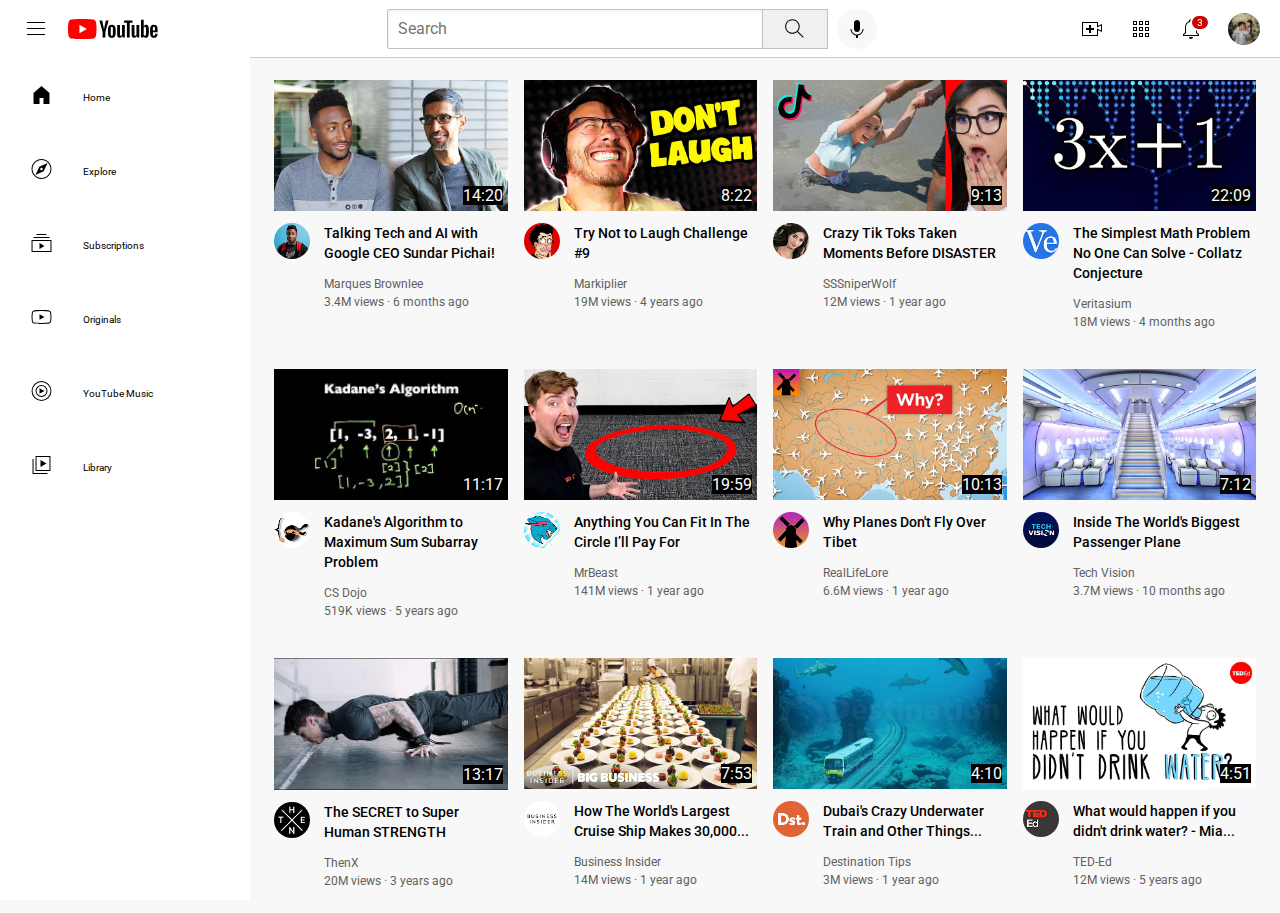
<file: index.html>
<!DOCTYPE html>
<html>
  <head>
    <title>YouTube.com Clone</title>
    <link rel="preconnect" href="https://fonts.googleapis.com">
    <link rel="preconnect" href="https://fonts.gstatic.com" crossorigin>
    <link href="https://fonts.googleapis.com/css2?family=Roboto:wght@400;500;700&display=swap" rel="stylesheet">

    <link rel="stylesheet" href="styles/general.css">
    <link rel="stylesheet" href="styles/header.css">
    <link rel="stylesheet" href="styles/sidebar.css">
    <link rel="stylesheet" href="styles/video.css">
  </head>
  <body>
    <header class="header">
      <div class="left-section">
        <img class="
          hamburger-menu" src="icons/hamburger-menu.svg">
        <img class="
          youtube-logo" src="icons/youtube-logo.svg">
      </div>
      <div class="middle-section">
        <input class="
          search-bar" type="textbox" placeholder="Search">
        <button class="search-button">
          <img class="
            search-icon" src="icons/search.svg">
          <div class="tooltip">Search</div>
        </button>
        <button class="voice-search-button">
          <img class="
            voice-search-icon" src="icons/voice-search-icon.svg">
          <div class="tooltip">Search with your voice</div>
        </button>
      </div>
      <div class="right-section">
        <div class="upload-icon-container">
          <img class="
          upload-icon" src="icons/upload.svg">
          <div class="tooltip">Create</div>
        </div>
        <div class="youtube-apps-icon-container">
          <img class="
          youtube-apps-icon" src="icons/youtube-apps.svg">
          <div class="tooltip">YouTube Apps</div>
        </div>
        <div class="notifications-icon-container">
          <img class="
          notifications-icon" src="icons/notifications.svg">
          <div class="notifications-count">3</div>
          <div class="tooltip">Notifications</div>
        </div>
        <img class="
          current-user-picture" src="channel-pictures/my-channel.jpeg">
      </div>
    </header>
    
    <nav class="sidebar">
      <div class="sidebar-link">
        <img src="icons/home.svg">
        <div>Home</div>
      </div>
      <div class="sidebar-link">
        <img src="icons/explore.svg">
        <div>Explore</div>
      </div>
      <div class="sidebar-link">
        <img src="icons/subscriptions.svg">
        <div>Subscriptions</div>
      </div>
      <div class="sidebar-link">
        <img src="icons/originals.svg">
        <div>Originals</div>
      </div>
      <div class="sidebar-link">
        <img src="icons/youtube-music.svg">
        <div>YouTube Music</div>
      </div>
      <div class="sidebar-link">
        <img src="icons/library.svg">
        <div>Library</div>
      </div>
    </nav>

    <main>
      <section class="video-grid">
        <div class="video-preview">
          <div class="thumbnail-row">
            <a href="https://www.youtube.com/watch?v=n2RNcPRtAiY">
              <img class="thumbnail" src="thumbnails/thumbnail-1.webp">
            </a>
            <div class="video-time">14:20</div>
          </div>
          <div class="video-info-grid">
            <div class="channel-picture">
              <a href="https://www.youtube.com/c/mkbhd">
                <img class="profile-picture" src="channel-pictures/channel-1.jpeg">
              </a>
              <div class="channel-info-tooltip">
                <div>
                  <img class="channel-info-profile-picture" src="channel-pictures/channel-1.jpeg">
                </div>
                <div>
                  <div class="channel-author">Marques Brownlee</div>
                  <div class="channel-subscribers">16.7M subscribers</div>
                </div>
              </div>
            </div>
            <div class="video-info">
              <a class="video-title-link" href="https://www.youtube.com/watch?v=n2RNcPRtAiY">
                <p class="video-title">
                  Talking Tech and AI with Google CEO Sundar Pichai!
                </p>
              </a>
              <a href="https://www.youtube.com/c/mkbhd">
                <p class="video-author">
                  Marques Brownlee
                </p>
              </a>
              <p class="video-stats">
                3.4M views &#183; 6 months ago
              </p>
            </div>
          </div>
        </div>
    
        <div class="video-preview">
          <div class="thumbnail-row">
            <a href="https://www.youtube.com/watch?v=mP0RAo9SKZk">
              <img class="thumbnail" src="thumbnails/thumbnail-2.webp">
            </a>
            <div class="video-time">8:22</div>
          </div>
          <div class="video-info-grid">
            <div class="channel-picture">
              <a href="https://www.youtube.com/c/markiplier">
                <img class="profile-picture" src="channel-pictures/channel-2.jpeg">
              </a>
              <div class="channel-info-tooltip">
                <div>
                  <img class="channel-info-profile-picture" src="channel-pictures/channel-2.jpeg">
                </div>
                <div>
                  <div class="channel-author">Markiplier</div>
                  <div class="channel-subscribers">34.6M subscribers</div>
                </div>
              </div>
            </div>
            <div class="video-info">
              <a class="video-title-link" href="https://www.youtube.com/watch?v=mP0RAo9SKZk">
                <p class="video-title">
                  Try Not to Laugh Challenge #9
                </p>
              </a>
              <a href="https://www.youtube.com/c/markiplier">
                <p class="video-author">
                  Markiplier
                </p>
              </a>
              <p class="video-stats">
                19M views &#183; 4 years ago
              </p>
            </div>
          </div>
        </div>
    
        <div class="video-preview">
          <div class="thumbnail-row">
            <a href="https://www.youtube.com/watch?v=FgjPQQeTh1w">
              <img class="thumbnail" src="thumbnails/thumbnail-3.webp">
            </a>
            <div class="video-time">9:13</div>
          </div>
          <div class="video-info-grid">
            <div class="channel-picture">
              <a href="https://www.youtube.com/user/SSSniperWolf">
                <img class="profile-picture" src="channel-pictures/channel-3.jpeg">
              </a>
              <div class="channel-info-tooltip">
                <div>
                  <img class="channel-info-profile-picture" src="channel-pictures/channel-3.jpeg">
                </div>
                <div>
                  <div class="channel-author">SSSniperWolf</div>
                  <div class="channel-subscribers">33.4M subscribers</div>
                </div>
              </div>
            </div>
            <div class="video-info">
              <a class="video-title-link" href="https://www.youtube.com/watch?v=FgjPQQeTh1w">
                <p class="video-title">
                  Crazy Tik Toks Taken Moments Before DISASTER
                </p>
              </a>
              <a href="https://www.youtube.com/user/SSSniperWolf">
                <p class="video-author">
                  SSSniperWolf
                </p>
              </a>
              <p class="video-stats">
                12M views &#183; 1 year ago
              </p>
            </div>
          </div>
        </div>
    
        <div class="video-preview">
          <div class="thumbnail-row">
            <a href="https://www.youtube.com/watch?v=094y1Z2wpJg">
              <img class="thumbnail" src="thumbnails/thumbnail-4.webp">
            </a>
            <div class="video-time">22:09</div>
          </div>
          <div class="video-info-grid">
            <div class="channel-picture">
              <a href="https://www.youtube.com/c/veritasium">
                <img class="profile-picture" src="channel-pictures/channel-4.jpeg">
              </a>
              <div class="channel-info-tooltip">
                <div>
                  <img class="channel-info-profile-picture" src="channel-pictures/channel-4.jpeg">
                </div>
                <div>
                  <div class="channel-author">Veritasium</div>
                  <div class="channel-subscribers">13.5M subscribers</div>
                </div>
              </div>
            </div>
            <div class="video-info">
              <a class="video-title-link" href="https://www.youtube.com/watch?v=094y1Z2wpJg">
                <p class="video-title">
                  The Simplest Math Problem No One Can Solve - Collatz Conjecture
                </p>
              </a>
              <a href="https://www.youtube.com/c/veritasium">
                <p class="video-author">
                  Veritasium
                </p>
              </a>
              <p class="video-stats">
                18M views &#183; 4 months ago
              </p>
            </div>
          </div>
        </div>
    
        <div class="video-preview">
          <div class="thumbnail-row">
            <a href="https://www.youtube.com/watch?v=86CQq3pKSUw">
              <img class="thumbnail" src="thumbnails/thumbnail-5.webp">
            </a>
            <div class="video-time">11:17</div>
          </div>
          <div class="video-info-grid">
            <div class="channel-picture">
              <a href="https://www.youtube.com/c/CSDojo">
                <img class="profile-picture" src="channel-pictures/channel-5.jpeg">
              </a>
              <div class="channel-info-tooltip">
                <div>
                  <img class="channel-info-profile-picture" src="channel-pictures/channel-5.jpeg">
                </div>
                <div>
                  <div class="channel-author">CS Dojo</div>
                  <div class="channel-subscribers">1.9M subscribers</div>
                </div>
              </div>
            </div>
            <div class="video-info">
              <a class="video-title-link" href="https://www.youtube.com/watch?v=86CQq3pKSUw">
                <p class="video-title">
                  Kadane's Algorithm to Maximum Sum Subarray Problem
                </p>
              </a>
              <a href="https://www.youtube.com/c/CSDojo">
                <p class="video-author">
                  CS Dojo
                </p>
              </a>
              <p class="video-stats">
                519K views &#183; 5 years ago
              </p>
            </div>
          </div>
        </div>
    
        <div class="video-preview">
          <div class="thumbnail-row">
            <a href="https://www.youtube.com/watch?v=yXWw0_UfSFg">
              <img class="thumbnail" src="thumbnails/thumbnail-6.webp">
            </a>
            <div class="video-time">19:59</div>
          </div>
          <div class="video-info-grid">
            <div class="channel-picture">
              <a href="https://www.youtube.com/channel/UCX6OQ3DkcsbYNE6H8uQQuVA">
                <img class="profile-picture" src="channel-pictures/channel-6.jpeg">
              </a>
              <div class="channel-info-tooltip">
                <div>
                  <img class="channel-info-profile-picture" src="channel-pictures/channel-6.jpeg">
                </div>
                <div>
                  <div class="channel-author">MrBeast</div>
                  <div class="channel-subscribers">138M subscribers</div>
                </div>
              </div>
            </div>
            <div class="video-info">
              <a class="video-title-link" href="https://www.youtube.com/watch?v=yXWw0_UfSFg">
                <p class="video-title">
                  Anything You Can Fit In The Circle I’ll Pay For
                </p> 
              </a>
              <a href="https://www.youtube.com/channel/UCX6OQ3DkcsbYNE6H8uQQuVA">
                <p class="video-author">
                  MrBeast
                </p>
              </a>
              <p class="video-stats">
                141M views &#183; 1 year ago
              </p>
            </div>
          </div>
        </div>
  
        <div class="video-preview">
          <div class="thumbnail-row">
            <a href="https://www.youtube.com/watch?v=fNVa1qMbF9Y">
              <img class="thumbnail" src="thumbnails/thumbnail-7.webp">
            </a>
            <div class="video-time">10:13</div>
          </div>
          <div class="video-info-grid">
            <div class="channel-picture">
              <a href="https://www.youtube.com/channel/UCP5tjEmvPItGyLhmjdwP7Ww">
                <img class="profile-picture" src="channel-pictures/channel-7.jpeg">
              </a>
              <div class="channel-info-tooltip">
                <div>
                  <img class="channel-info-profile-picture" src="channel-pictures/channel-7.jpeg">
                </div>
                <div>
                  <div class="channel-author">RealLifeLore</div>
                  <div class="channel-subscribers">6.71M subscribers</div>
                </div>
              </div>
            </div>
            <div class="video-info">
              <a class="video-title-link" href="https://www.youtube.com/watch?v=fNVa1qMbF9Y">
                <p class="video-title">
                  Why Planes Don't Fly Over Tibet
                </p>
              </a>
              <a href="https://www.youtube.com/channel/UCP5tjEmvPItGyLhmjdwP7Ww">
                <p class="video-author">
                  RealLifeLore
                </p>
              </a>
              <p class="video-stats">
                6.6M views &#183; 1 year ago
              </p>
            </div>
          </div>
        </div>
  
        <div class="video-preview">
          <div class="thumbnail-row">
            <a href="https://www.youtube.com/watch?v=lFm4EM1juls">
              <img class="thumbnail" src="thumbnails/thumbnail-8.webp">
            </a>
            <div class="video-time">7:12</div>
          </div>
          <div class="video-info-grid">
            <div class="channel-picture">
              <a href="https://www.youtube.com/channel/UCHAK6CyegY22Zj2GWrcaIxg">
                <img class="profile-picture" src="channel-pictures/channel-8.jpeg" >
              </a>
              <div class="channel-info-tooltip">
                <div>
                  <img class="channel-info-profile-picture" src="channel-pictures/channel-8.jpeg">
                </div>
                <div>
                  <div class="channel-author">Tech Vision</div>
                  <div class="channel-subscribers">808K subscribers</div>
                </div>
              </div>
            </div>
            <div class="video-info">
              <a class="video-title-link" href="https://www.youtube.com/watch?v=lFm4EM1juls">
                <p class="video-title">
                  Inside The World's Biggest Passenger Plane
                </p>
              </a>
              <a href="https://www.youtube.com/channel/UCHAK6CyegY22Zj2GWrcaIxg">
                <p class="video-author">
                  Tech Vision
                </p>
              </a>
              <p class="video-stats">
                3.7M views &#183; 10 months ago
              </p>
            </div>
          </div>
        </div>
  
        <div class="video-preview">
          <div class="thumbnail-row">
            <a href="https://www.youtube.com/watch?v=ixmxOlcrlUc">
              <img class="thumbnail" src="thumbnails/thumbnail-9.webp">
            </a>
            <div class="video-time">13:17</div>
          </div>
          <div class="video-info-grid">
            <div class="channel-picture">
              <a href="https://www.youtube.com/c/OFFICIALTHENXSTUDIOS">
                <img class="profile-picture" src="channel-pictures/channel-9.jpeg">
              </a>
              <div class="channel-info-tooltip">
                <div>
                  <img class="channel-info-profile-picture" src="channel-pictures/channel-9.jpeg">
                </div>
                <div>
                  <div class="channel-author">ThenX</div>
                  <div class="channel-subscribers">7.6M subscribers</div>
                </div>
              </div>
            </div>
            <div class="video-info">
              <a class="video-title-link" href="https://www.youtube.com/watch?v=ixmxOlcrlUc">
                <p class="video-title">
                  The SECRET to Super Human STRENGTH
                </p>
              </a>
              <a href="https://www.youtube.com/c/OFFICIALTHENXSTUDIOS">
                <p class="video-author">
                  ThenX
                </p>
              </a>
              <p class="video-stats">
                20M views &#183; 3 years ago
              </p>
            </div>
          </div>
        </div>
  
        <div class="video-preview">
          <div class="thumbnail-row">
            <a href="https://www.youtube.com/watch?v=R2vXbFp5C9o">
              <img class="thumbnail" src="thumbnails/thumbnail-10.webp">
            </a>
            <div class="video-time">7:53</div>
          </div>
          <div class="video-info-grid">
            <div class="channel-picture">
              <a href="https://www.youtube.com/user/businessinsider">
                <img class="profile-picture" src="channel-pictures/channel-10.jpeg">
              </a>
              <div class="channel-info-tooltip">
                <div>
                  <img class="channel-info-profile-picture" src="channel-pictures/channel-10.jpeg">
                </div>
                <div>
                  <div class="channel-author">Business Insider</div>
                  <div class="channel-subscribers">7.62M subscribers</div>
                </div>
              </div>
            </div>
            <div class="video-info">
              <a class="video-title-link" href="https://www.youtube.com/watch?v=R2vXbFp5C9o">
                <p class="video-title">
                  How The World's Largest Cruise Ship Makes 30,000...
                </p>
              </a>
              <a href="https://www.youtube.com/user/businessinsider">
                <p class="video-author">
                  Business Insider
                </p>
              </a>
              <p class="video-stats">
                14M views &#183; 1 year ago
              </p>
            </div>
          </div>
        </div>
  
        <div class="video-preview">
          <div class="thumbnail-row">
            <a href="https://www.youtube.com/watch?v=0nZuYyXET3s">
              <img class="thumbnail" src="thumbnails/thumbnail-11.webp">
            </a>
            <div class="video-time">4:10</div>
          </div>
          <div class="video-info-grid">
            <div class="channel-picture">
              <a href="https://www.youtube.com/c/Destinationtips">
                <img class="profile-picture" src="channel-pictures/channel-11.jpeg">
              </a>
              <div class="channel-info-tooltip">
                <div>
                  <img class="channel-info-profile-picture" src="channel-pictures/channel-11.jpeg">
                </div>
                <div>
                  <div class="channel-author">Destination Tips</div>
                  <div class="channel-subscribers">281K subscribers</div>
                </div>
              </div>
            </div>
            <div class="video-info">
              <a class="video-title-link" href="https://www.youtube.com/watch?v=0nZuYyXET3s">
                <p class="video-title">
                  Dubai's Crazy Underwater Train and Other Things...
                </p>
              </a>
              <a href="https://www.youtube.com/c/Destinationtips">
                <p class="video-author">
                  Destination Tips
                </p>
              </a>
              <p class="video-stats">
                3M views &#183; 1 year ago
              </p>
            </div>
          </div>
        </div>
  
        <div class="video-preview">
          <div class="thumbnail-row">
            <a href="https://www.youtube.com/watch?v=9iMGFqMmUFs">
              <img class="thumbnail" src="thumbnails/thumbnail-12.webp">
            </a>
            <div class="video-time">4:51</div>
          </div>
          <div class="video-info-grid">
            <div class="channel-picture">
              <a href="https://www.youtube.com/teded">
                <img class="profile-picture" src="channel-pictures/channel-12.jpeg">
              </a>
              <div class="channel-info-tooltip">
                <div>
                  <img class="channel-info-profile-picture" src="channel-pictures/channel-12.jpeg">
                </div>
                <div>
                  <div class="channel-author">TED-Ed</div>
                  <div class="channel-subscribers">18.4M subscribers</div>
                </div>
              </div>
            </div>
            <div class="video-info">
              <a class="video-title-link" href="https://www.youtube.com/watch?v=9iMGFqMmUFs">
                <p class="video-title">
                  What would happen if you didn't drink water? - Mia...
                </p>
              </a>
              <a href="https://www.youtube.com/teded">
                <p class="video-author">
                  TED-Ed
                </p>
              </a>
              <p class="video-stats">
                12M views &#183; 5 years ago
              </p>
            </div>
          </div>
        </div>
      </section>
    </main>
  </body>
</html>
</file>
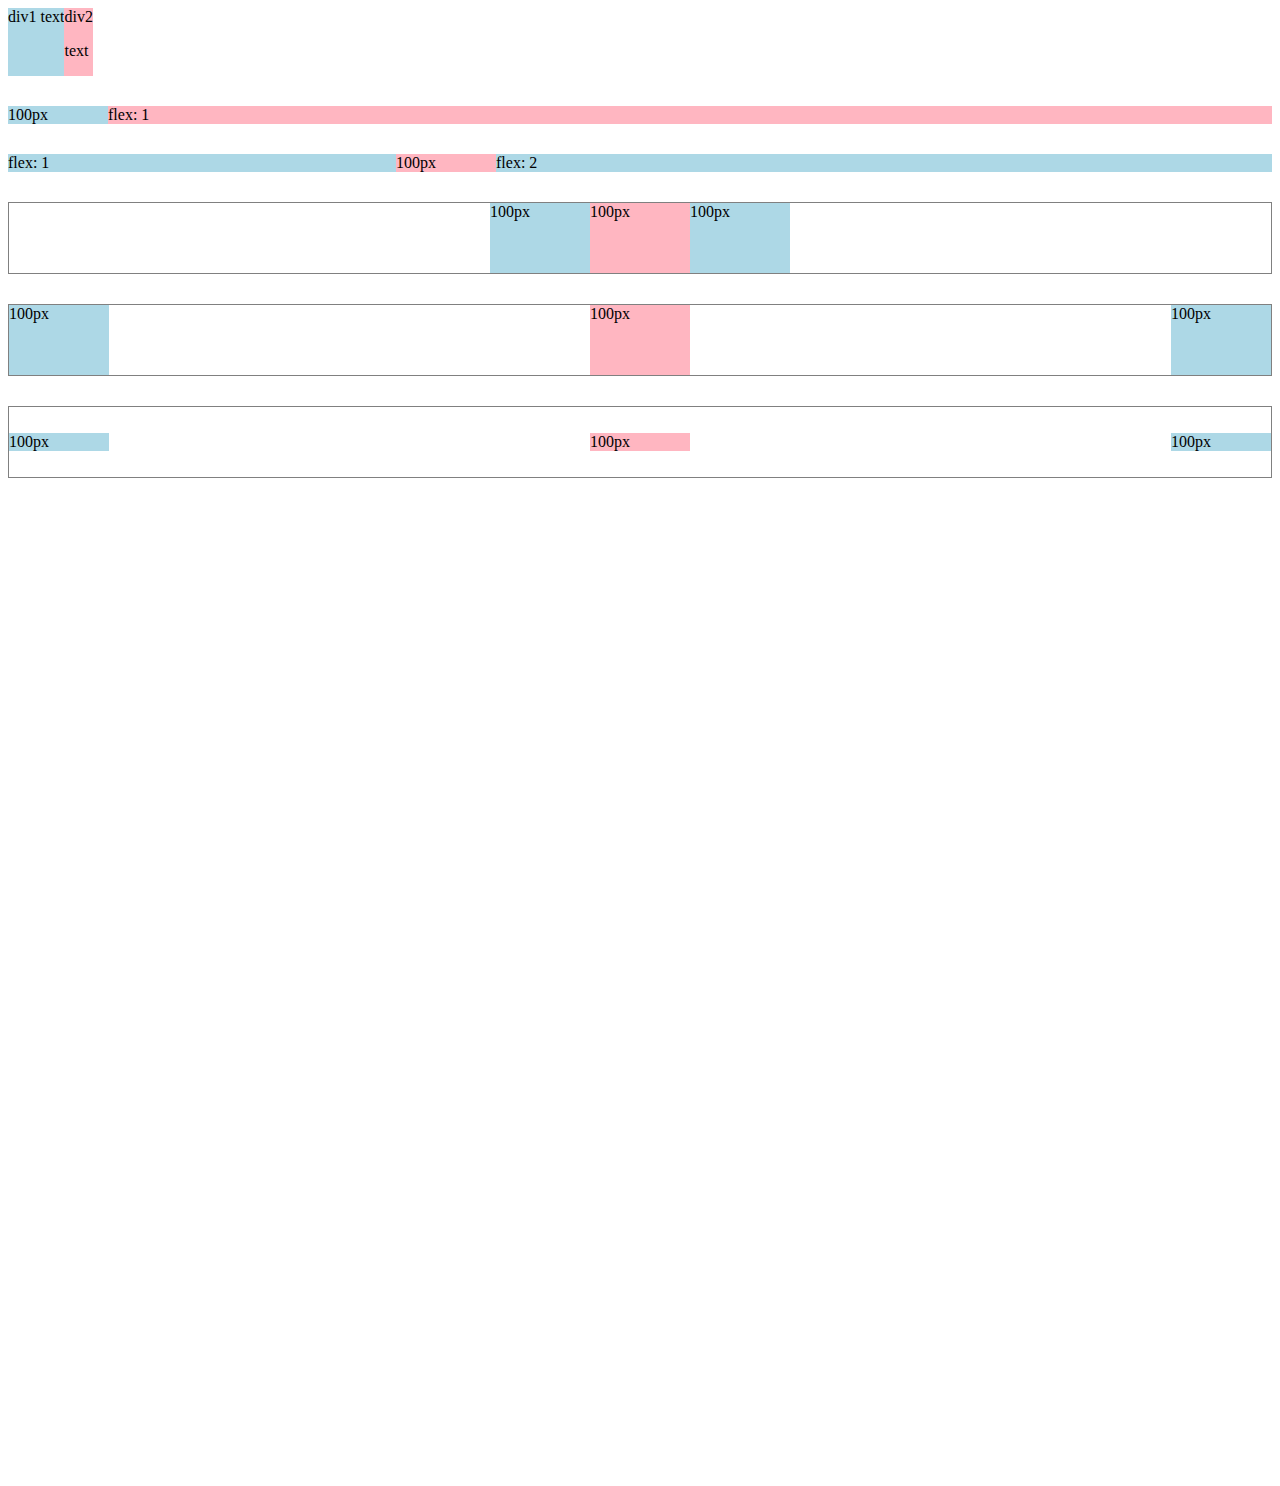
<file: flexbox.html>
<!DOCTYPE html>
<html>
  <head>
    <title>Flexbox Practice</title>
  </head>
  <body style="padding-bottom: 1000px;">
    <div style="
      display: flex;
      flex-direction: row;">
      <div style="background-color: lightblue;">div1 text</div>
      <div style="background-color: lightpink;">div2 <p>text</p></div>
    </div>
    
    <div style="
      margin-top: 30px;
      display: flex;
      flex-direction: row;">
      <div style="
        background-color: lightblue;
        width: 100px;">100px</div>
      <div style="
        background-color: lightpink;
        flex: 1;">flex: 1</div>
    </div>

    <div style="
      margin-top: 30px;
      display: flex;
      flex-direction: row;">
      <div style="
        background-color: lightblue;
        flex: 1;">flex: 1</div>
      <div style="
        background-color: lightpink;
        width: 100px;">100px</div>
      <div style="
      background-color: lightblue;
      flex: 2;">flex: 2</div>
    </div>

    <div style="
      margin-top: 30px;
      height: 70px;
      border-width: 1px;
      border-style: solid;
      border-color: gray;
      display: flex;
      flex-direction: row;
      justify-content: center;">
      <div style="
        background-color: lightblue;
        width: 100px;">100px</div>
      <div style="
        background-color: lightpink;
        width: 100px;">100px</div>
      <div style="
        background-color: lightblue;
        width: 100px;">100px</div>
    </div>

    <div style="
      margin-top: 30px;
      height: 70px;
      border-width: 1px;
      border-style: solid;
      border-color: gray;
      display: flex;
      flex-direction: row;
      justify-content: space-between;">
      <div style="
      background-color: lightblue;
      width: 100px;">100px</div>
      <div style="
      background-color: lightpink;
      width: 100px;">100px</div>
      <div style="
      background-color: lightblue;
      width: 100px;">100px</div>
    </div>

    <div style="
      margin-top: 30px;
      height: 70px;
      border-width: 1px;
      border-style: solid;
      border-color: gray;
      display: flex;
      flex-direction: row;
      justify-content: space-between;
      align-items: center;">
      <div style="
      background-color: lightblue;
      width: 100px;">100px</div>
      <div style="
      background-color: lightpink;
      width: 100px;">100px</div>
      <div style="
      background-color: lightblue;
      width: 100px;">100px</div>
    </div>
  </body>
</html>
</file>
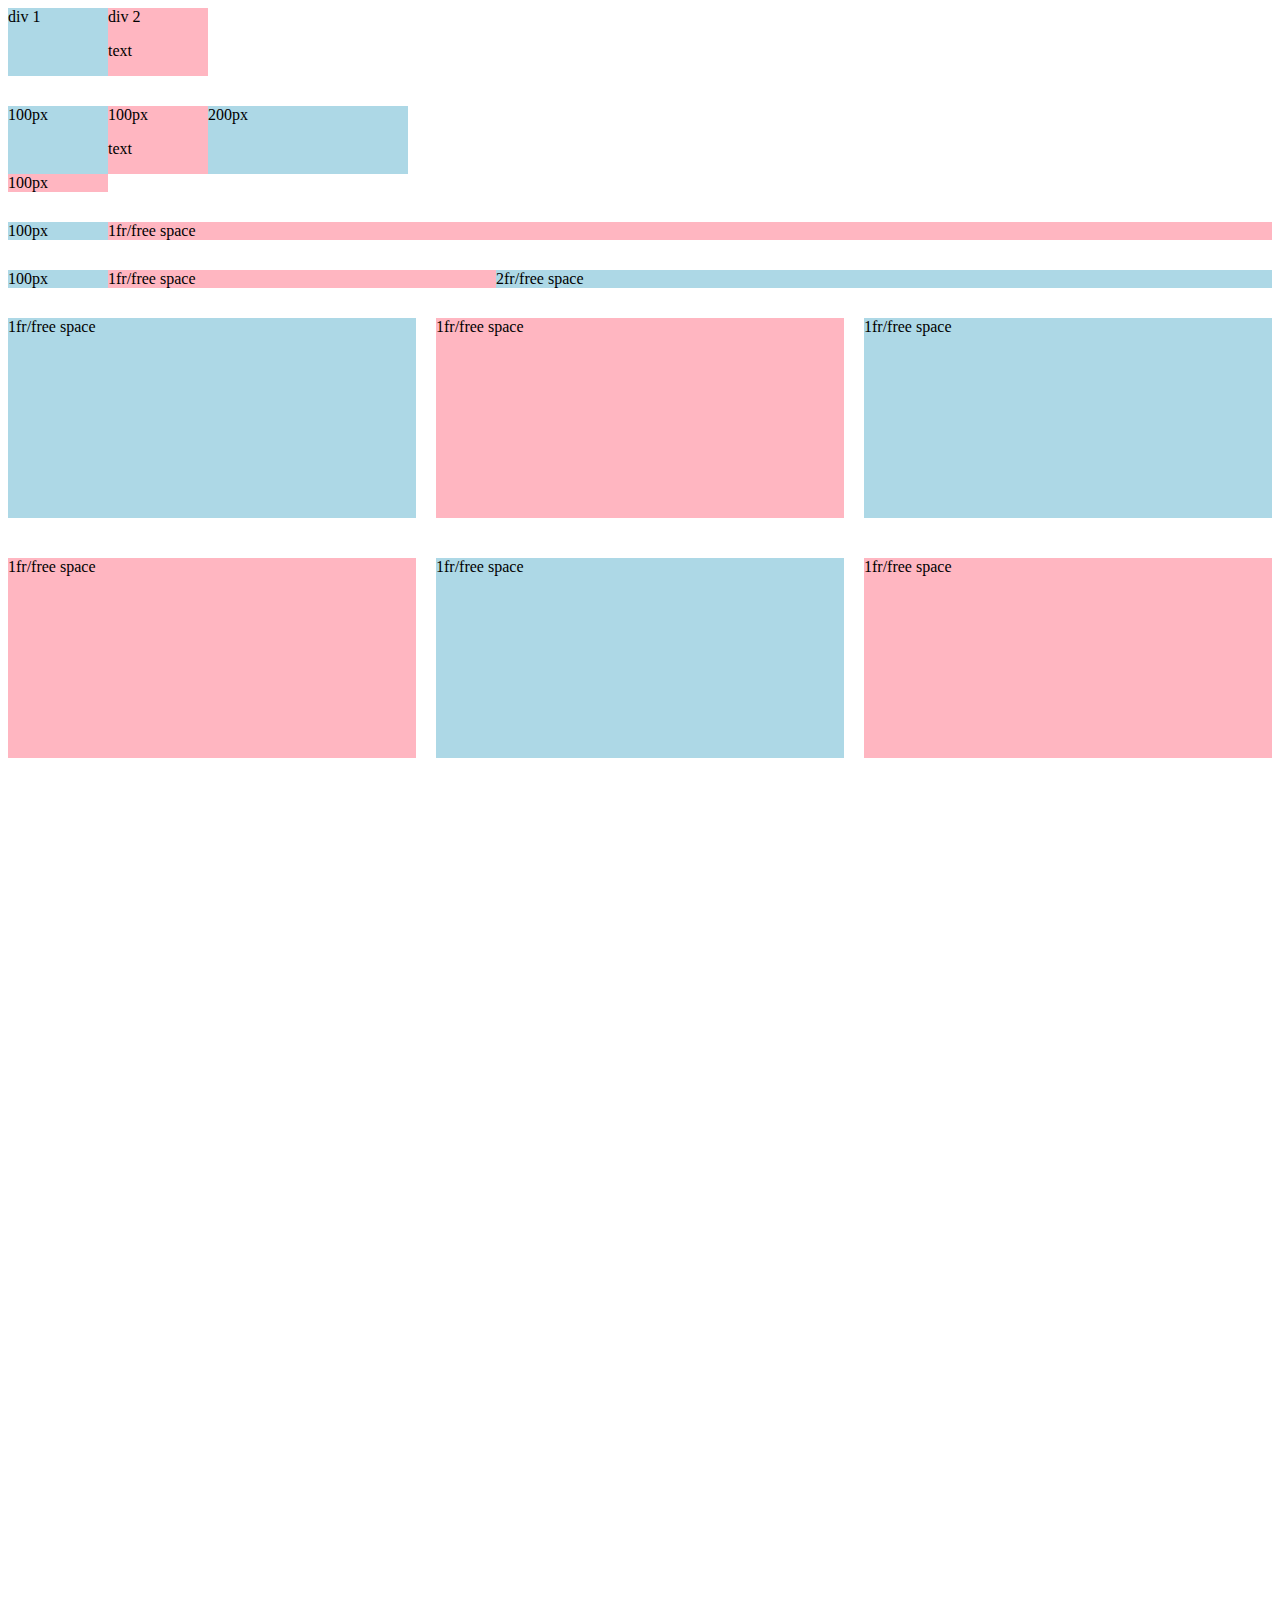
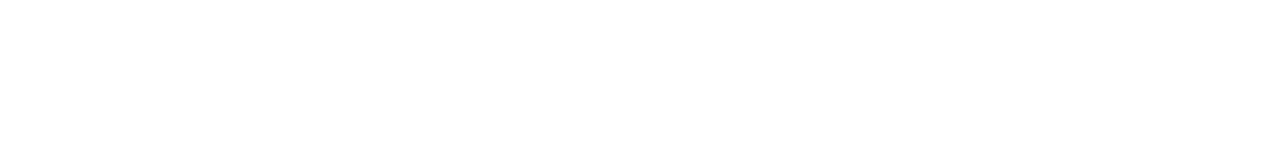
<file: grid.html>
<!DOCTYPE html>
<html>
  <head>
    <title>CSS Grid Practice</title>
  </head>
  <body style="padding-bottom: 1000px;">
    <div style="
      display: grid;
      grid-template-columns: 100px 100px;
      ">
      <div style="background-color: lightblue;">div 1</div>
      <div style="background-color: lightpink;">div 2<p>text</p></div>
    </div>

    <div style="
      margin-top: 30px;
      display: grid;
      grid-template-columns: 100px 100px 200px;
      ">
      <div style="background-color: lightblue;">100px</div>
      <div style="background-color: lightpink;">100px<p>text</p></div>
      <div style="background-color: lightblue;">200px</div>
      <div style="background-color: lightpink;">100px</div>
    </div>

    <div style="
      margin-top: 30px;
      display: grid;
      grid-template-columns: 100px 1fr;
      ">
      <div style="background-color: lightblue;">100px</div>
      <div style="background-color: lightpink;">1fr/free space</div>
    </div>

    <div style="
      margin-top: 30px;
      display: grid;
      grid-template-columns: 100px 1fr 2fr;
      ">
      <div style="background-color: lightblue;">100px</div>
      <div style="background-color: lightpink;">1fr/free space</div>
      <div style="background-color: lightblue;">2fr/free space</div>
    </div>
    
    <div style="
      margin-top: 30px;
      display: grid;
      grid-template-columns: 1fr 1fr 1fr;
      column-gap: 20px;
      row-gap: 40px;
      ">
      <div style="background-color: lightblue; height: 200px;">1fr/free space</div>
      <div style="background-color: lightpink; height: 200px;">1fr/free space</div>
      <div style="background-color: lightblue; height: 200px;">1fr/free space</div>
      <div style="background-color: lightpink; height: 200px;">1fr/free space</div>
      <div style="background-color: lightblue; height: 200px;">1fr/free space</div>
      <div style="background-color: lightpink; height: 200px;">1fr/free space</div>
    </div> 
  </body>
</html>
</file>
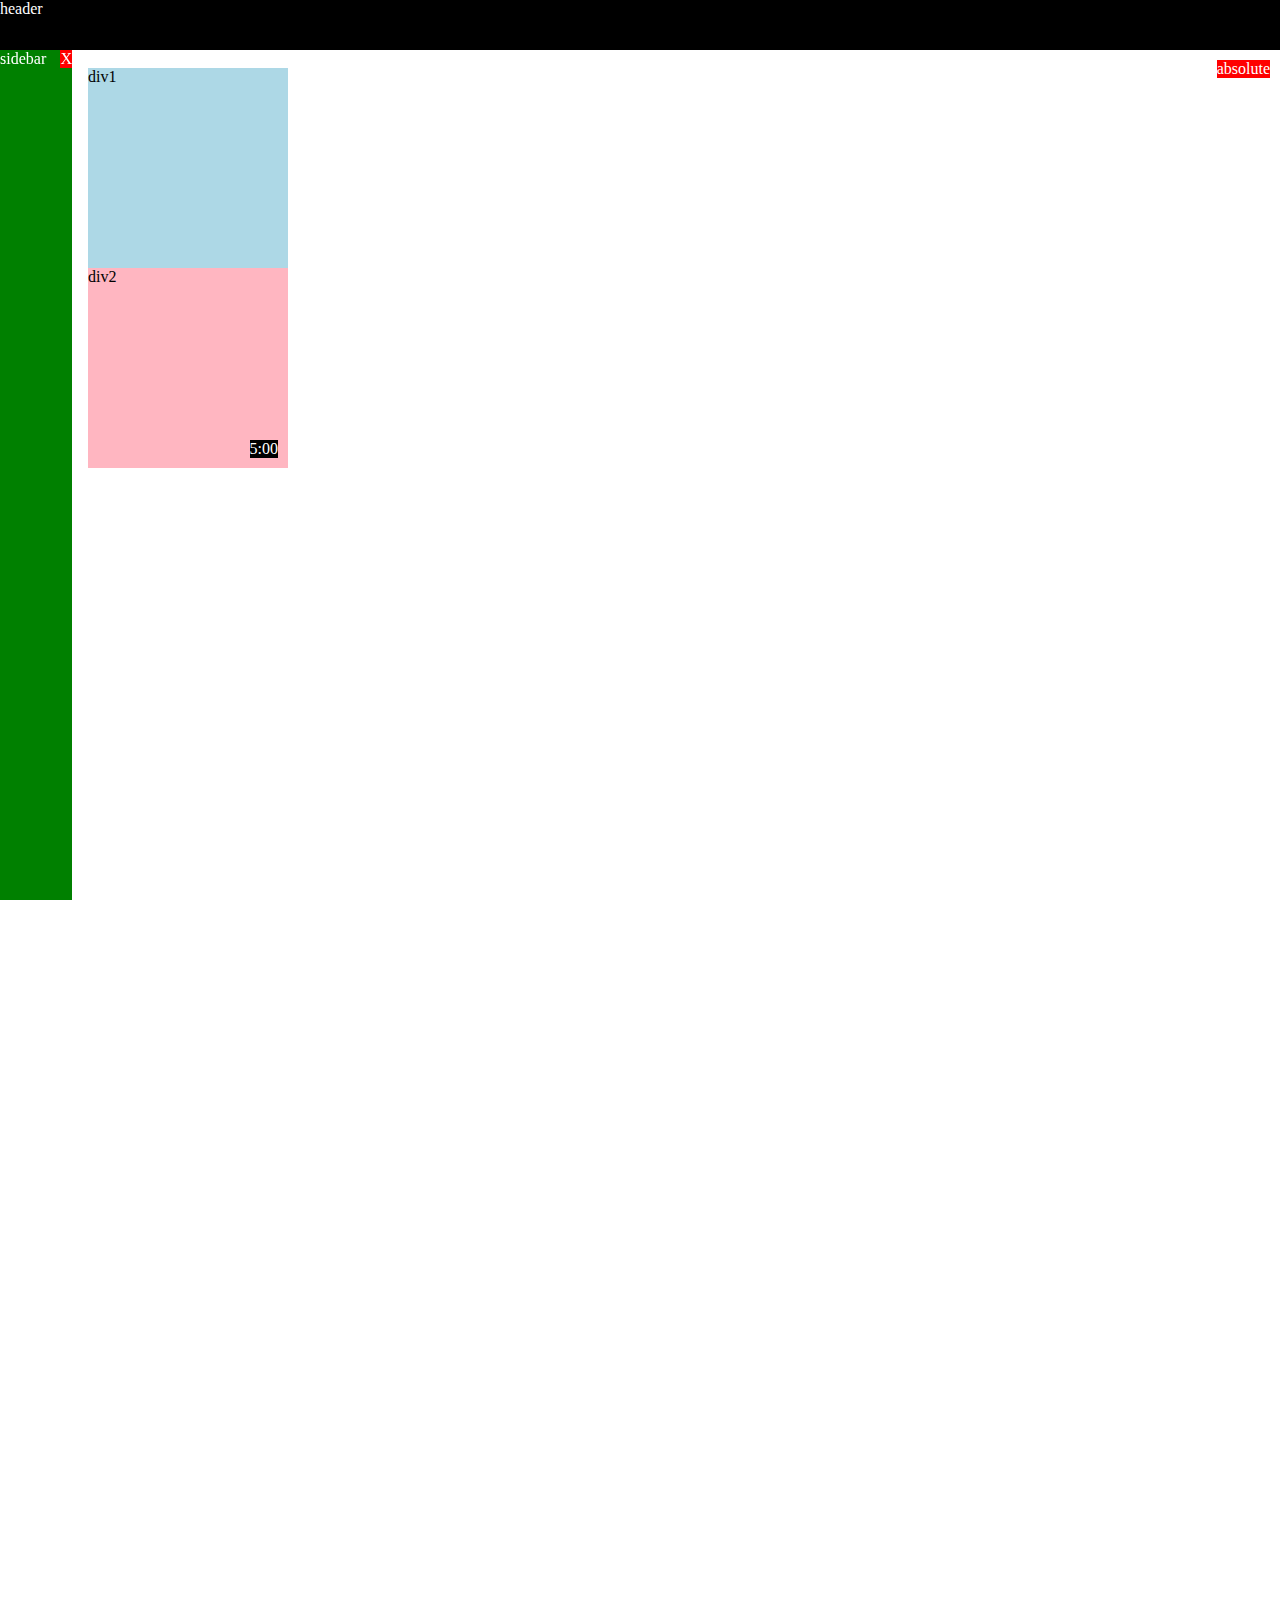
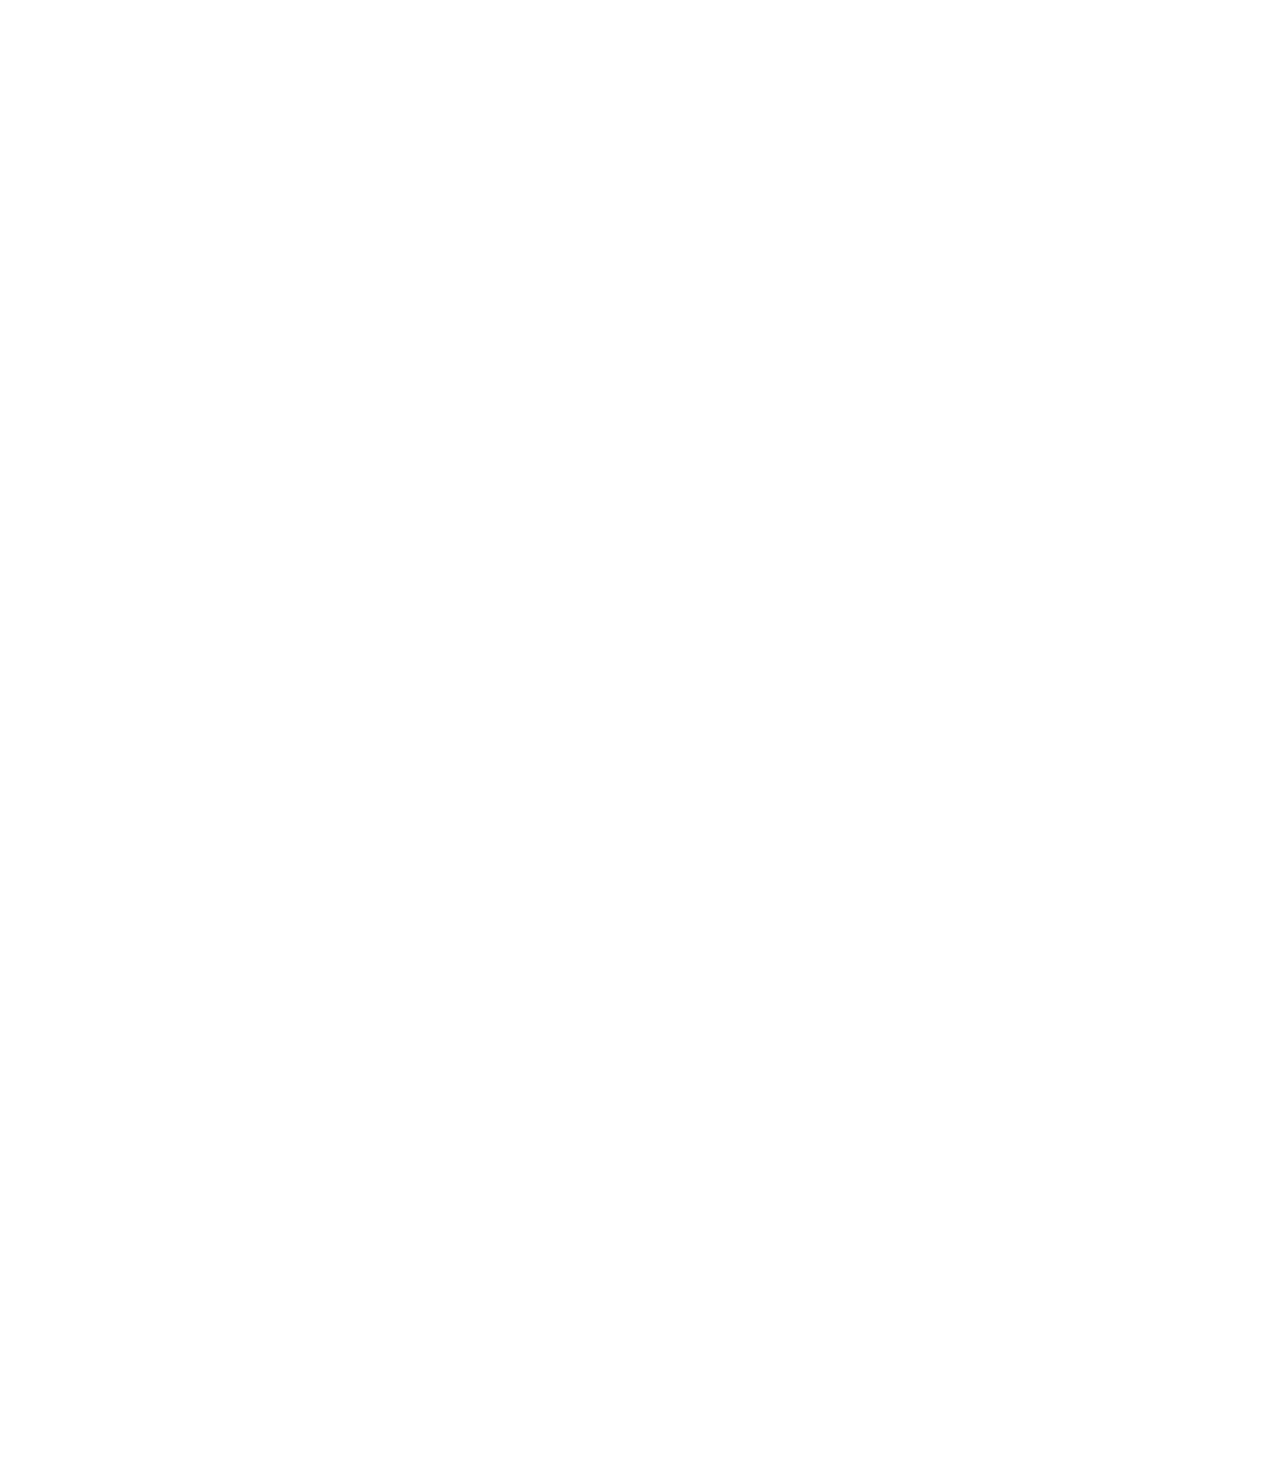
<file: position.html>
<!DOCTYPE html>
<html>
  <head>
    <title>Position Practice
    </title>
  </head>
<!--Position = static ~ doesn't move from the browser window.
    Position = fixed ~ placed in the browser window.
    Position = absolute ~ place on the page.
    Position = relative ~ -->

<!-- Elements written BELOW will appear ON TOP of elements written ABOVE it.
     "z-index: " overrides this. 0; is default. The higher the number an element has, it will appear on TOP-->
  <body style="
    height: 3000px;
    padding-top: 60px;
    padding-left: 80px;">

    <div style="
      background-color: black;
      color: white;
      position: fixed;
      top: 0;
      left: 0;
      right: 0;
      height: 50px;
      z-index: 100;">
      header</div>

    <div style="
      background-color: green;
      color: white;
      position: fixed;
      left: 0px;
      bottom: 0px;
      top: 50px;
      width: 72px;">
      sidebar
      <div style="
      position: absolute;
      background-color: red;
      color: white;
      top: 0px;
      right: 0px;
      ">
      X
      </div>
    </div>

    <div style="
      position: absolute;
      background-color: red;
      color: white;
      top: 60px;
      right: 10px;
      ">
      absolute
    </div>

    <div style="
      background-color: lightblue;
      height: 200px;
      width: 200px;
      position: static;">
      div1</div>

    <div style="
      background-color: lightpink;
      height: 200px;
      width: 200px;
      position: relative;">
      div2
      <div style="
        position: absolute;
        background-color: black;
        color: white;
        right: 10px;
        bottom: 10px;
        ">
        5:00
      </div>
    </div>

  </body>
</html>
</file>
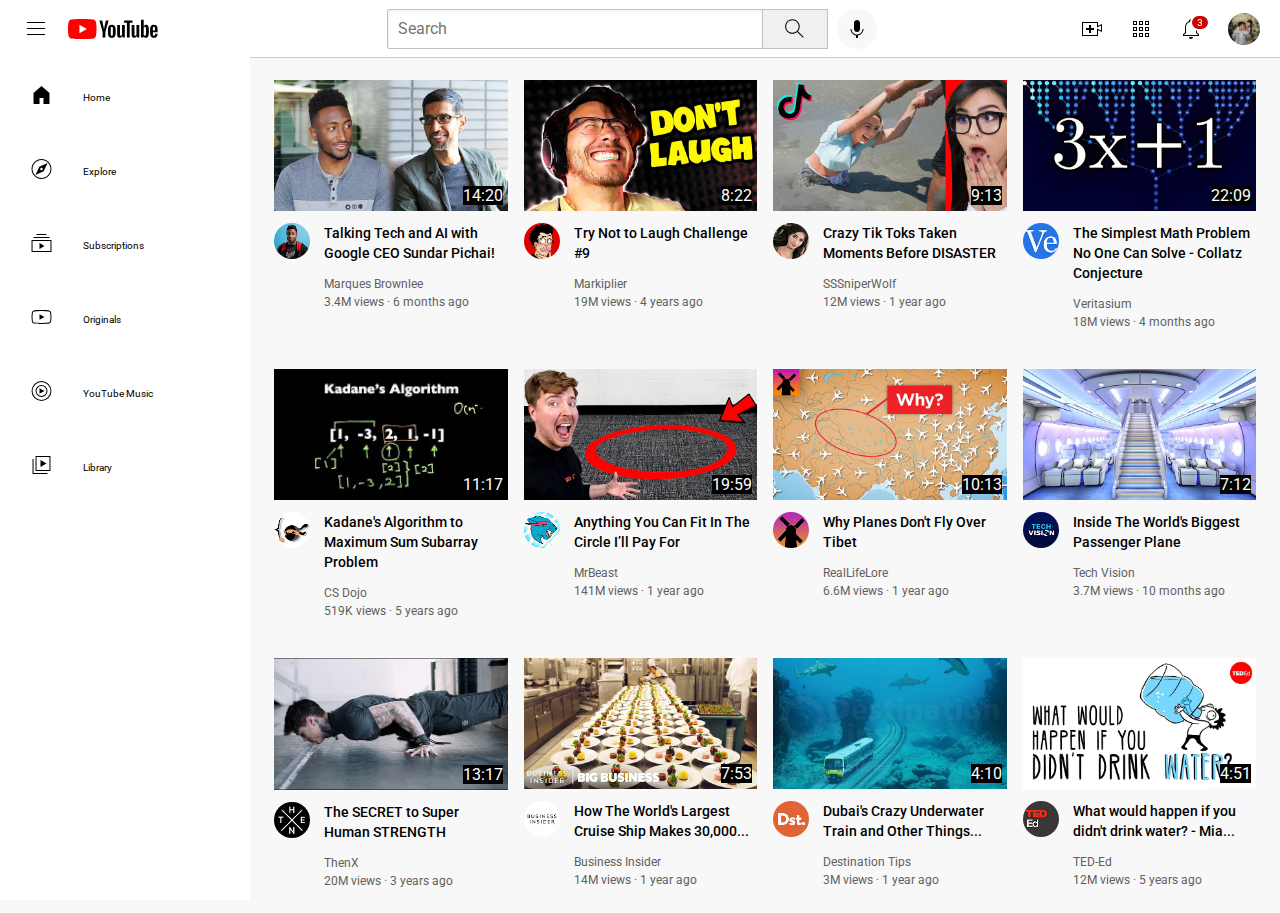
<file: youtube.html>
<!DOCTYPE html>
<html>
  <head>
    <title>YouTube.com Clone</title>
    <link rel="preconnect" href="https://fonts.googleapis.com">
    <link rel="preconnect" href="https://fonts.gstatic.com" crossorigin>
    <link href="https://fonts.googleapis.com/css2?family=Roboto:wght@400;500;700&display=swap" rel="stylesheet">

    <link rel="stylesheet" href="styles/general.css">
    <link rel="stylesheet" href="styles/header.css">
    <link rel="stylesheet" href="styles/sidebar.css">
    <link rel="stylesheet" href="styles/video.css">
  </head>
  <body>
    <header class="header">
      <div class="left-section">
        <img class="
          hamburger-menu" src="icons/hamburger-menu.svg">
        <img class="
          youtube-logo" src="icons/youtube-logo.svg">
      </div>
      <div class="middle-section">
        <input class="
          search-bar" type="textbox" placeholder="Search">
        <button class="search-button">
          <img class="
            search-icon" src="icons/search.svg">
          <div class="tooltip">Search</div>
        </button>
        <button class="voice-search-button">
          <img class="
            voice-search-icon" src="icons/voice-search-icon.svg">
          <div class="tooltip">Search with your voice</div>
        </button>
      </div>
      <div class="right-section">
        <div class="upload-icon-container">
          <img class="
          upload-icon" src="icons/upload.svg">
          <div class="tooltip">Create</div>
        </div>
        <div class="youtube-apps-icon-container">
          <img class="
          youtube-apps-icon" src="icons/youtube-apps.svg">
          <div class="tooltip">YouTube Apps</div>
        </div>
        <div class="notifications-icon-container">
          <img class="
          notifications-icon" src="icons/notifications.svg">
          <div class="notifications-count">3</div>
          <div class="tooltip">Notifications</div>
        </div>
        <img class="
          current-user-picture" src="channel-pictures/my-channel.jpeg">
      </div>
    </header>
    
    <nav class="sidebar">
      <div class="sidebar-link">
        <img src="icons/home.svg">
        <div>Home</div>
      </div>
      <div class="sidebar-link">
        <img src="icons/explore.svg">
        <div>Explore</div>
      </div>
      <div class="sidebar-link">
        <img src="icons/subscriptions.svg">
        <div>Subscriptions</div>
      </div>
      <div class="sidebar-link">
        <img src="icons/originals.svg">
        <div>Originals</div>
      </div>
      <div class="sidebar-link">
        <img src="icons/youtube-music.svg">
        <div>YouTube Music</div>
      </div>
      <div class="sidebar-link">
        <img src="icons/library.svg">
        <div>Library</div>
      </div>
    </nav>

    <main>
      <section class="video-grid">
        <div class="video-preview">
          <div class="thumbnail-row">
            <a href="https://www.youtube.com/watch?v=n2RNcPRtAiY">
              <img class="thumbnail" src="thumbnails/thumbnail-1.webp">
            </a>
            <div class="video-time">14:20</div>
          </div>
          <div class="video-info-grid">
            <div class="channel-picture">
              <a href="https://www.youtube.com/c/mkbhd">
                <img class="profile-picture" src="channel-pictures/channel-1.jpeg">
              </a>
              <div class="channel-info-tooltip">
                <div>
                  <img class="channel-info-profile-picture" src="channel-pictures/channel-1.jpeg">
                </div>
                <div>
                  <div class="channel-author">Marques Brownlee</div>
                  <div class="channel-subscribers">16.7M subscribers</div>
                </div>
              </div>
            </div>
            <div class="video-info">
              <a class="video-title-link" href="https://www.youtube.com/watch?v=n2RNcPRtAiY">
                <p class="video-title">
                  Talking Tech and AI with Google CEO Sundar Pichai!
                </p>
              </a>
              <a href="https://www.youtube.com/c/mkbhd">
                <p class="video-author">
                  Marques Brownlee
                </p>
              </a>
              <p class="video-stats">
                3.4M views &#183; 6 months ago
              </p>
            </div>
          </div>
        </div>
    
        <div class="video-preview">
          <div class="thumbnail-row">
            <a href="https://www.youtube.com/watch?v=mP0RAo9SKZk">
              <img class="thumbnail" src="thumbnails/thumbnail-2.webp">
            </a>
            <div class="video-time">8:22</div>
          </div>
          <div class="video-info-grid">
            <div class="channel-picture">
              <a href="https://www.youtube.com/c/markiplier">
                <img class="profile-picture" src="channel-pictures/channel-2.jpeg">
              </a>
              <div class="channel-info-tooltip">
                <div>
                  <img class="channel-info-profile-picture" src="channel-pictures/channel-2.jpeg">
                </div>
                <div>
                  <div class="channel-author">Markiplier</div>
                  <div class="channel-subscribers">34.6M subscribers</div>
                </div>
              </div>
            </div>
            <div class="video-info">
              <a class="video-title-link" href="https://www.youtube.com/watch?v=mP0RAo9SKZk">
                <p class="video-title">
                  Try Not to Laugh Challenge #9
                </p>
              </a>
              <a href="https://www.youtube.com/c/markiplier">
                <p class="video-author">
                  Markiplier
                </p>
              </a>
              <p class="video-stats">
                19M views &#183; 4 years ago
              </p>
            </div>
          </div>
        </div>
    
        <div class="video-preview">
          <div class="thumbnail-row">
            <a href="https://www.youtube.com/watch?v=FgjPQQeTh1w">
              <img class="thumbnail" src="thumbnails/thumbnail-3.webp">
            </a>
            <div class="video-time">9:13</div>
          </div>
          <div class="video-info-grid">
            <div class="channel-picture">
              <a href="https://www.youtube.com/user/SSSniperWolf">
                <img class="profile-picture" src="channel-pictures/channel-3.jpeg">
              </a>
              <div class="channel-info-tooltip">
                <div>
                  <img class="channel-info-profile-picture" src="channel-pictures/channel-3.jpeg">
                </div>
                <div>
                  <div class="channel-author">SSSniperWolf</div>
                  <div class="channel-subscribers">33.4M subscribers</div>
                </div>
              </div>
            </div>
            <div class="video-info">
              <a class="video-title-link" href="https://www.youtube.com/watch?v=FgjPQQeTh1w">
                <p class="video-title">
                  Crazy Tik Toks Taken Moments Before DISASTER
                </p>
              </a>
              <a href="https://www.youtube.com/user/SSSniperWolf">
                <p class="video-author">
                  SSSniperWolf
                </p>
              </a>
              <p class="video-stats">
                12M views &#183; 1 year ago
              </p>
            </div>
          </div>
        </div>
    
        <div class="video-preview">
          <div class="thumbnail-row">
            <a href="https://www.youtube.com/watch?v=094y1Z2wpJg">
              <img class="thumbnail" src="thumbnails/thumbnail-4.webp">
            </a>
            <div class="video-time">22:09</div>
          </div>
          <div class="video-info-grid">
            <div class="channel-picture">
              <a href="https://www.youtube.com/c/veritasium">
                <img class="profile-picture" src="channel-pictures/channel-4.jpeg">
              </a>
              <div class="channel-info-tooltip">
                <div>
                  <img class="channel-info-profile-picture" src="channel-pictures/channel-4.jpeg">
                </div>
                <div>
                  <div class="channel-author">Veritasium</div>
                  <div class="channel-subscribers">13.5M subscribers</div>
                </div>
              </div>
            </div>
            <div class="video-info">
              <a class="video-title-link" href="https://www.youtube.com/watch?v=094y1Z2wpJg">
                <p class="video-title">
                  The Simplest Math Problem No One Can Solve - Collatz Conjecture
                </p>
              </a>
              <a href="https://www.youtube.com/c/veritasium">
                <p class="video-author">
                  Veritasium
                </p>
              </a>
              <p class="video-stats">
                18M views &#183; 4 months ago
              </p>
            </div>
          </div>
        </div>
    
        <div class="video-preview">
          <div class="thumbnail-row">
            <a href="https://www.youtube.com/watch?v=86CQq3pKSUw">
              <img class="thumbnail" src="thumbnails/thumbnail-5.webp">
            </a>
            <div class="video-time">11:17</div>
          </div>
          <div class="video-info-grid">
            <div class="channel-picture">
              <a href="https://www.youtube.com/c/CSDojo">
                <img class="profile-picture" src="channel-pictures/channel-5.jpeg">
              </a>
              <div class="channel-info-tooltip">
                <div>
                  <img class="channel-info-profile-picture" src="channel-pictures/channel-5.jpeg">
                </div>
                <div>
                  <div class="channel-author">CS Dojo</div>
                  <div class="channel-subscribers">1.9M subscribers</div>
                </div>
              </div>
            </div>
            <div class="video-info">
              <a class="video-title-link" href="https://www.youtube.com/watch?v=86CQq3pKSUw">
                <p class="video-title">
                  Kadane's Algorithm to Maximum Sum Subarray Problem
                </p>
              </a>
              <a href="https://www.youtube.com/c/CSDojo">
                <p class="video-author">
                  CS Dojo
                </p>
              </a>
              <p class="video-stats">
                519K views &#183; 5 years ago
              </p>
            </div>
          </div>
        </div>
    
        <div class="video-preview">
          <div class="thumbnail-row">
            <a href="https://www.youtube.com/watch?v=yXWw0_UfSFg">
              <img class="thumbnail" src="thumbnails/thumbnail-6.webp">
            </a>
            <div class="video-time">19:59</div>
          </div>
          <div class="video-info-grid">
            <div class="channel-picture">
              <a href="https://www.youtube.com/channel/UCX6OQ3DkcsbYNE6H8uQQuVA">
                <img class="profile-picture" src="channel-pictures/channel-6.jpeg">
              </a>
              <div class="channel-info-tooltip">
                <div>
                  <img class="channel-info-profile-picture" src="channel-pictures/channel-6.jpeg">
                </div>
                <div>
                  <div class="channel-author">MrBeast</div>
                  <div class="channel-subscribers">138M subscribers</div>
                </div>
              </div>
            </div>
            <div class="video-info">
              <a class="video-title-link" href="https://www.youtube.com/watch?v=yXWw0_UfSFg">
                <p class="video-title">
                  Anything You Can Fit In The Circle I’ll Pay For
                </p> 
              </a>
              <a href="https://www.youtube.com/channel/UCX6OQ3DkcsbYNE6H8uQQuVA">
                <p class="video-author">
                  MrBeast
                </p>
              </a>
              <p class="video-stats">
                141M views &#183; 1 year ago
              </p>
            </div>
          </div>
        </div>
  
        <div class="video-preview">
          <div class="thumbnail-row">
            <a href="https://www.youtube.com/watch?v=fNVa1qMbF9Y">
              <img class="thumbnail" src="thumbnails/thumbnail-7.webp">
            </a>
            <div class="video-time">10:13</div>
          </div>
          <div class="video-info-grid">
            <div class="channel-picture">
              <a href="https://www.youtube.com/channel/UCP5tjEmvPItGyLhmjdwP7Ww">
                <img class="profile-picture" src="channel-pictures/channel-7.jpeg">
              </a>
              <div class="channel-info-tooltip">
                <div>
                  <img class="channel-info-profile-picture" src="channel-pictures/channel-7.jpeg">
                </div>
                <div>
                  <div class="channel-author">RealLifeLore</div>
                  <div class="channel-subscribers">6.71M subscribers</div>
                </div>
              </div>
            </div>
            <div class="video-info">
              <a class="video-title-link" href="https://www.youtube.com/watch?v=fNVa1qMbF9Y">
                <p class="video-title">
                  Why Planes Don't Fly Over Tibet
                </p>
              </a>
              <a href="https://www.youtube.com/channel/UCP5tjEmvPItGyLhmjdwP7Ww">
                <p class="video-author">
                  RealLifeLore
                </p>
              </a>
              <p class="video-stats">
                6.6M views &#183; 1 year ago
              </p>
            </div>
          </div>
        </div>
  
        <div class="video-preview">
          <div class="thumbnail-row">
            <a href="https://www.youtube.com/watch?v=lFm4EM1juls">
              <img class="thumbnail" src="thumbnails/thumbnail-8.webp">
            </a>
            <div class="video-time">7:12</div>
          </div>
          <div class="video-info-grid">
            <div class="channel-picture">
              <a href="https://www.youtube.com/channel/UCHAK6CyegY22Zj2GWrcaIxg">
                <img class="profile-picture" src="channel-pictures/channel-8.jpeg" >
              </a>
              <div class="channel-info-tooltip">
                <div>
                  <img class="channel-info-profile-picture" src="channel-pictures/channel-8.jpeg">
                </div>
                <div>
                  <div class="channel-author">Tech Vision</div>
                  <div class="channel-subscribers">808K subscribers</div>
                </div>
              </div>
            </div>
            <div class="video-info">
              <a class="video-title-link" href="https://www.youtube.com/watch?v=lFm4EM1juls">
                <p class="video-title">
                  Inside The World's Biggest Passenger Plane
                </p>
              </a>
              <a href="https://www.youtube.com/channel/UCHAK6CyegY22Zj2GWrcaIxg">
                <p class="video-author">
                  Tech Vision
                </p>
              </a>
              <p class="video-stats">
                3.7M views &#183; 10 months ago
              </p>
            </div>
          </div>
        </div>
  
        <div class="video-preview">
          <div class="thumbnail-row">
            <a href="https://www.youtube.com/watch?v=ixmxOlcrlUc">
              <img class="thumbnail" src="thumbnails/thumbnail-9.webp">
            </a>
            <div class="video-time">13:17</div>
          </div>
          <div class="video-info-grid">
            <div class="channel-picture">
              <a href="https://www.youtube.com/c/OFFICIALTHENXSTUDIOS">
                <img class="profile-picture" src="channel-pictures/channel-9.jpeg">
              </a>
              <div class="channel-info-tooltip">
                <div>
                  <img class="channel-info-profile-picture" src="channel-pictures/channel-9.jpeg">
                </div>
                <div>
                  <div class="channel-author">ThenX</div>
                  <div class="channel-subscribers">7.6M subscribers</div>
                </div>
              </div>
            </div>
            <div class="video-info">
              <a class="video-title-link" href="https://www.youtube.com/watch?v=ixmxOlcrlUc">
                <p class="video-title">
                  The SECRET to Super Human STRENGTH
                </p>
              </a>
              <a href="https://www.youtube.com/c/OFFICIALTHENXSTUDIOS">
                <p class="video-author">
                  ThenX
                </p>
              </a>
              <p class="video-stats">
                20M views &#183; 3 years ago
              </p>
            </div>
          </div>
        </div>
  
        <div class="video-preview">
          <div class="thumbnail-row">
            <a href="https://www.youtube.com/watch?v=R2vXbFp5C9o">
              <img class="thumbnail" src="thumbnails/thumbnail-10.webp">
            </a>
            <div class="video-time">7:53</div>
          </div>
          <div class="video-info-grid">
            <div class="channel-picture">
              <a href="https://www.youtube.com/user/businessinsider">
                <img class="profile-picture" src="channel-pictures/channel-10.jpeg">
              </a>
              <div class="channel-info-tooltip">
                <div>
                  <img class="channel-info-profile-picture" src="channel-pictures/channel-10.jpeg">
                </div>
                <div>
                  <div class="channel-author">Business Insider</div>
                  <div class="channel-subscribers">7.62M subscribers</div>
                </div>
              </div>
            </div>
            <div class="video-info">
              <a class="video-title-link" href="https://www.youtube.com/watch?v=R2vXbFp5C9o">
                <p class="video-title">
                  How The World's Largest Cruise Ship Makes 30,000...
                </p>
              </a>
              <a href="https://www.youtube.com/user/businessinsider">
                <p class="video-author">
                  Business Insider
                </p>
              </a>
              <p class="video-stats">
                14M views &#183; 1 year ago
              </p>
            </div>
          </div>
        </div>
  
        <div class="video-preview">
          <div class="thumbnail-row">
            <a href="https://www.youtube.com/watch?v=0nZuYyXET3s">
              <img class="thumbnail" src="thumbnails/thumbnail-11.webp">
            </a>
            <div class="video-time">4:10</div>
          </div>
          <div class="video-info-grid">
            <div class="channel-picture">
              <a href="https://www.youtube.com/c/Destinationtips">
                <img class="profile-picture" src="channel-pictures/channel-11.jpeg">
              </a>
              <div class="channel-info-tooltip">
                <div>
                  <img class="channel-info-profile-picture" src="channel-pictures/channel-11.jpeg">
                </div>
                <div>
                  <div class="channel-author">Destination Tips</div>
                  <div class="channel-subscribers">281K subscribers</div>
                </div>
              </div>
            </div>
            <div class="video-info">
              <a class="video-title-link" href="https://www.youtube.com/watch?v=0nZuYyXET3s">
                <p class="video-title">
                  Dubai's Crazy Underwater Train and Other Things...
                </p>
              </a>
              <a href="https://www.youtube.com/c/Destinationtips">
                <p class="video-author">
                  Destination Tips
                </p>
              </a>
              <p class="video-stats">
                3M views &#183; 1 year ago
              </p>
            </div>
          </div>
        </div>
  
        <div class="video-preview">
          <div class="thumbnail-row">
            <a href="https://www.youtube.com/watch?v=9iMGFqMmUFs">
              <img class="thumbnail" src="thumbnails/thumbnail-12.webp">
            </a>
            <div class="video-time">4:51</div>
          </div>
          <div class="video-info-grid">
            <div class="channel-picture">
              <a href="https://www.youtube.com/teded">
                <img class="profile-picture" src="channel-pictures/channel-12.jpeg">
              </a>
              <div class="channel-info-tooltip">
                <div>
                  <img class="channel-info-profile-picture" src="channel-pictures/channel-12.jpeg">
                </div>
                <div>
                  <div class="channel-author">TED-Ed</div>
                  <div class="channel-subscribers">18.4M subscribers</div>
                </div>
              </div>
            </div>
            <div class="video-info">
              <a class="video-title-link" href="https://www.youtube.com/watch?v=9iMGFqMmUFs">
                <p class="video-title">
                  What would happen if you didn't drink water? - Mia...
                </p>
              </a>
              <a href="https://www.youtube.com/teded">
                <p class="video-author">
                  TED-Ed
                </p>
              </a>
              <p class="video-stats">
                12M views &#183; 5 years ago
              </p>
            </div>
          </div>
        </div>
      </section>
    </main>
  </body>
</html>
</file>
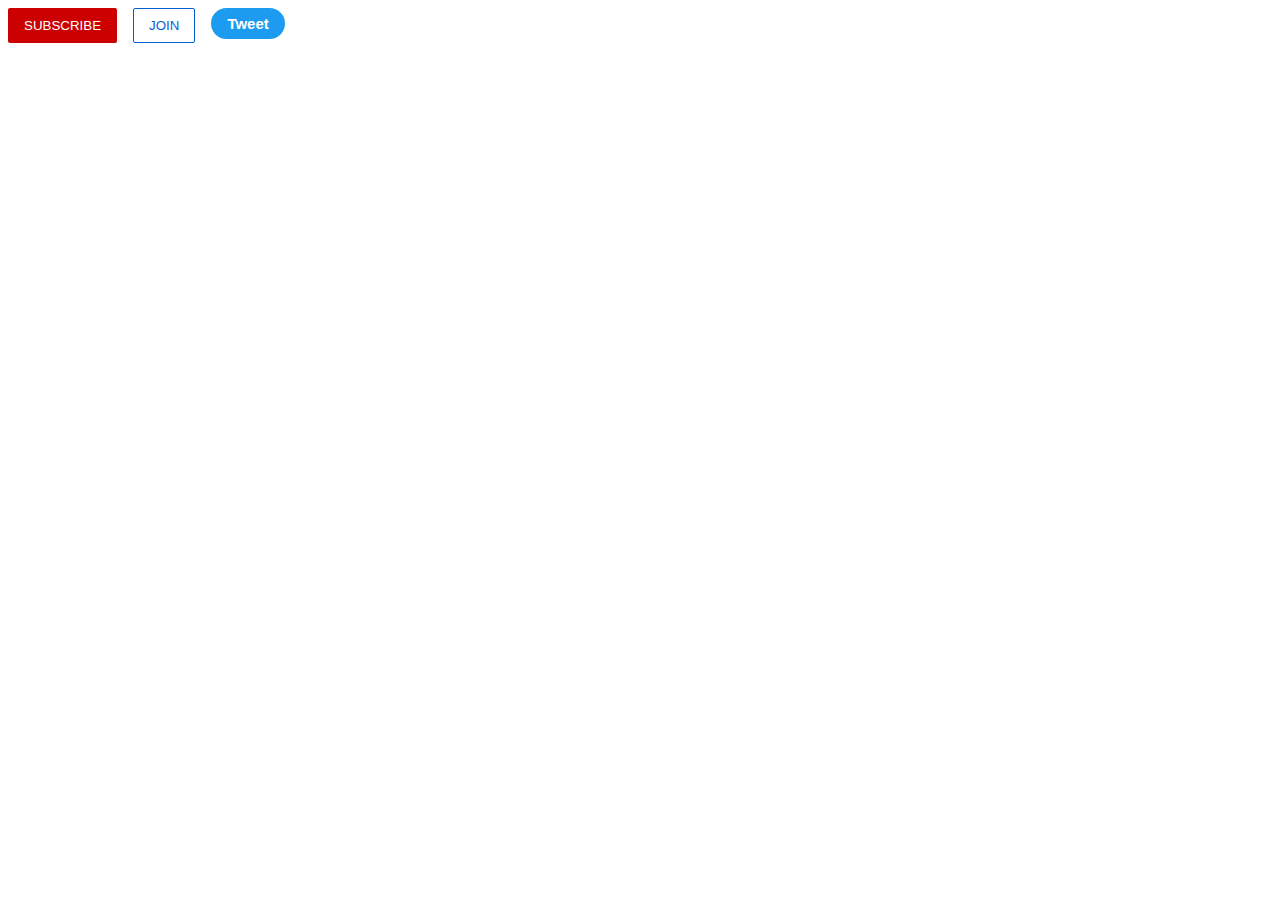
<file: intro-to-html/buttons-practice.html>
<!DOCTYPE html>
<html>
  <head>
    <title>Buttons Practice</title>

    <link rel="preconnect" href="https://fonts.googleapis.com">
    <link rel="preconnect" href="https://fonts.gstatic.com" crossorigin>
    <link href="https://fonts.googleapis.com/css2?family=Roboto:wght@400;700&display=swap" rel="stylesheet">

    <link rel="stylesheet" href="styles/buttons.css">
  </head>
  <body>
    <button class="subscribe-button">
      SUBSCRIBE
    </button>
    
    <button class="join-button">
      JOIN
    </button>
    
    <button class="tweet-button">
      Tweet
    </button>
  </body>
</html>
</file>
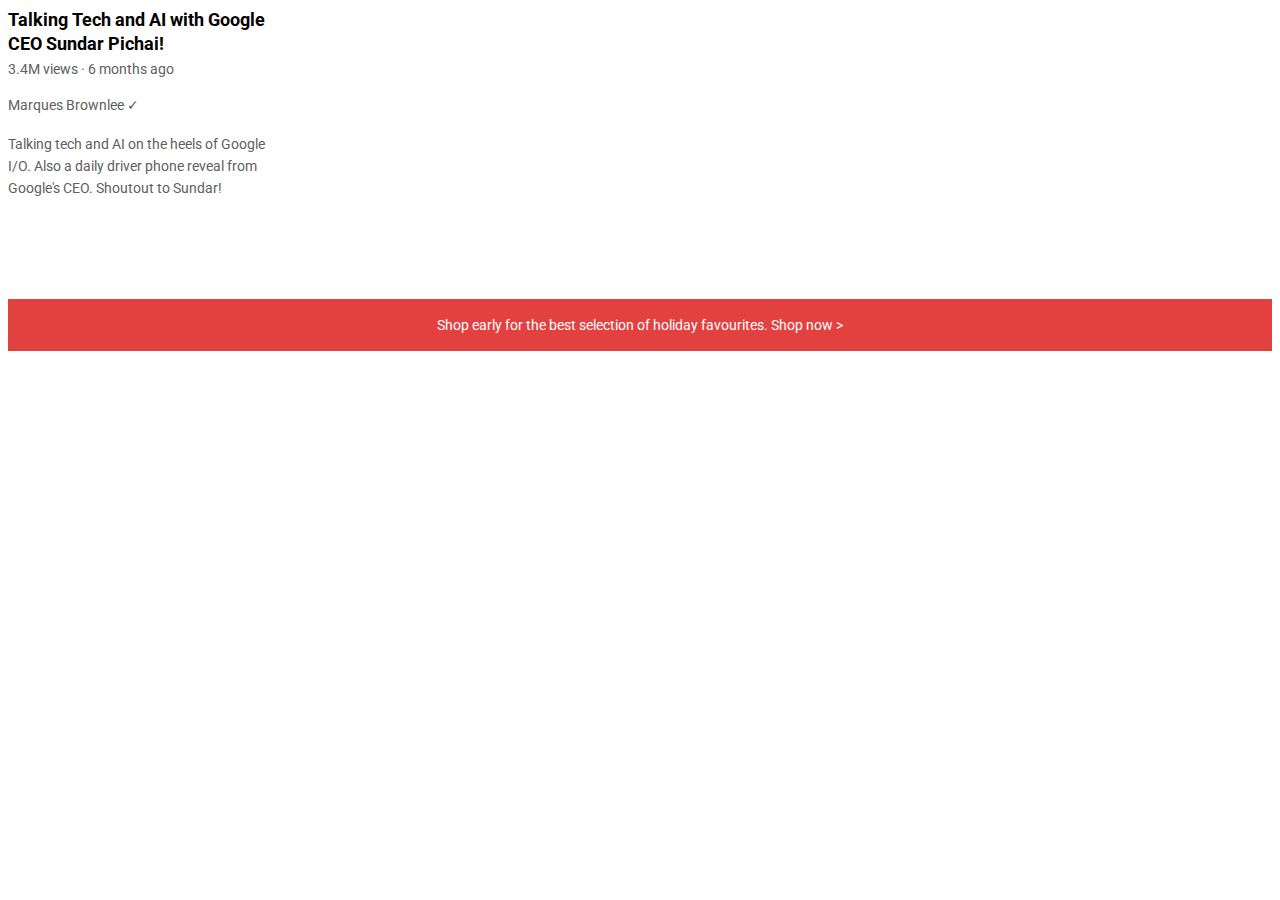
<file: intro-to-html/text-practice.html>
<!DOCTYPE html>
<html>
  <head>
    <title>Text Practice</title>

    <link rel="preconnect" href="https://fonts.googleapis.com">
    <link rel="preconnect" href="https://fonts.gstatic.com" crossorigin>
    <link href="https://fonts.googleapis.com/css2?family=Roboto:wght@400;700&display=swap" rel="stylesheet">

    <link rel="stylesheet" href="styles/text.css">
  </head>
  <body>
    <p class="video-title">
      Talking Tech and AI with Google CEO Sundar Pichai!
    </p>
    
    <p class="video-stats">
      3.4M views &#183; 6 months ago
    </p>
    
    <p class="video-author">
      Marques Brownlee &#10003;
    </p>
    
    <p class="video-description">
      Talking tech and AI on the heels of Google I/O. Also a daily driver phone reveal from Google's CEO. Shoutout to Sundar!
    </p>
    
    <p class="apple-text">
      Shop early for the best selection of holiday favourites.
      <span class="shop-link"> Shop now &#62;</span>
    </p>
  </body>
</html>
</file>
<file: styles/general.css>
p {
  margin-top: 0px;
  margin-bottom: 0px;
}

body {
  font-family: Roboto, Arial;
  margin: 0;
  padding-top: 80px;
  padding-left: 96px;
  padding-right: 24px;
  background-color: rgb(248, 248, 248);
}

@media (min-width: 1201px) {
  body {
    padding-left: 274px;
  }
}
</file>
<file: styles/header.css>
.header {
  height: 57px;
  display: flex;
  flex-direction: row;
  justify-content: space-between;
  position: fixed;
  top: 0;
  right: 0;
  left: 0;
  z-index: 100;
  background-color: white;
  border-bottom-width: 1px;
  border-bottom-style: solid;
  border-bottom-color: rgb(206, 205, 205);
}

.left-section {
  display: flex;
  align-items: center;
}

.hamburger-menu {
  height: 24px;
  margin-left: 24px;
  margin-right: 20px;
  cursor: pointer;
}

.youtube-logo {
  height: 20px;
  cursor: pointer;
}

.middle-section {
  flex: 1;
  margin-left: 70px;
  margin-right: 35px;
  max-width: 500px;
  display: flex;
  align-items: center;
}

.search-bar {
  flex: 1;
  height: 36px;
  padding-left: 10px;
  font-size: 16px;
  border-width: 1px;
  border-style: solid;
  border-color: rgb(192, 192, 192);
  border-radius: 2px;
  box-shadow: inset 1px 2px 3px rgba(0, 0, 0, 0.05);
  width: 0px;
}

.search-bar::placeholder {
  font-family: Roboto, Arial;
  font-size: 16px;
}

.search-button,
.voice-search-button {
  display: flex;
  align-items: center;
  justify-content: center;
  height: 40px;
  width: 66px;
  background-color: rgb(240 , 240, 240);
  border-width: 1px;
  border-style: solid;
  border-color: rgb(192, 192, 192);
  margin-left: -1px;
  margin-right: 10px;
  position: relative;
  cursor: pointer;
}

.search-button .tooltip,
.voice-search-button .tooltip,
.upload-icon-container .tooltip,
.youtube-apps-icon-container .tooltip,
.notifications-icon-container .tooltip {
  font-family: Roboto, Arial;
  position: absolute;
  background-color: gray;
  color: white;
  padding: 4px 8px;
  border-radius: 2px;
  font-size: 12px;
  bottom: -30px;
  opacity: 0;
  transition: opacity 0.15s;
  pointer-events: none;
  white-space: nowrap;
}

/*Tip for creating tooltips.
  Set opacity of tooltip to "opacity: 0 and transition opacity
  then set a "hover" pseudo class on the tool you want the tooltip to appear from
  Set opacity to "opacity: 1"
  Set "pointer-events: none" so that the tooltip doesn't show itself when mouse is hovered over it.*/

.search-button:hover .tooltip,
.voice-search-button:hover .tooltip,
.upload-icon-container:hover .tooltip,
.youtube-apps-icon-container:hover .tooltip,
.notifications-icon-container:hover .tooltip {
  opacity: 1;
}

.search-icon {
  height: 25px;
}

.voice-search-button {
  height: 40px;
  width: 40px;
  border-radius: 20px;
  border: none;
  background-color: rgb(248, 248, 248);
}

.voice-search-icon {
  height: 24px;
}

.right-section {
  width: 180px;
  margin-right: 20px;
  display: flex;
  justify-content: space-between;
  align-items: center;
  flex-shrink: 0;
}

.upload-icon-container,
.youtube-apps-icon-container,
.notifications-icon-container {
  display: flex;
  justify-content: center;
  align-items: center;
  position: relative;
  cursor: pointer;
}

.upload-icon {
  height: 24px;
}

.youtube-apps-icon {
  height: 24px;
}

.notifications-icon {
  height: 24px;
}

.notifications-count {
  font-size: 10px;
  border: 2px solid white;
  padding: 1px 5px;
  border-radius: 80px;
  position: absolute;
  top: -3px;
  right: -7px;
  background-color: rgb(204, 0, 0);
  color: white;
}

.current-user-picture {
  height: 32px;
  border-radius: 16px;
  cursor: pointer;
}
</file>
<file: styles/sidebar.css>
@media (max-width: 1200px) {
  .sidebar {
    position: fixed;
    left: 0;
    bottom: 0;
    top: 55px;
    background-color: white;
    width: 72px;
    z-index: 200;
    padding-top: 5px;
  }
  
  .sidebar-link {
    height: 74px;
    display: flex;
    flex-direction: column;
    align-items: center;
    justify-content: center;
    cursor: pointer;
  }
  
  /* align-items and justify-content center aligns items Vertically and Horizontally respectively when Flex is set to defaut (i.e. Display:flex or flex-direction: row
  If flex-direction is "column" they are switched.
  so, Align-items = vertical, justify-content = horizontal (default)
      Align-tems = horizontal, justify-content = vertical (flex-direction: column)*/
  
  .sidebar-link img {
    height: 24px;
    margin-bottom: 4px;
  }
  
  .sidebar-link div {
    font-family: Roboto, Arial;
    font-size: 10px;
  }
  
  .sidebar-link:hover {
    background-color: rgb(235, 235, 235);
  }  
}

@media (min-width: 1201px) {
  .sidebar {
    position: fixed;
    left: 0;
    bottom: 0;
    top: 55px;
    background-color: white;
    width: 250px;
    z-index: 200;
    padding-top: 5px;
  }
  
  .sidebar-link {
    height: 74px;
    display: flex;
    cursor: pointer;
    align-items: center;
  }
  
  /* align-items and justify-content center aligns items Vertically and Horizontally respectively when Flex is set to defaut (i.e. Display:flex or flex-direction: row
  If flex-direction is "column" they are switched.
  so, Align-items = vertical, justify-content = horizontal (default)
      Align-tems = horizontal, justify-content = vertical (flex-direction: column)*/
  
  .sidebar-link img {
    height: 24px;
    margin-bottom: 4px;
    flex: 1;
  }
  
  .sidebar-link div {
    font-family: Roboto, Arial;
    font-size: 10px;
    flex: 2;
  }
  
  .sidebar-link:hover {
    background-color: rgb(235, 235, 235);
  }  
}
</file>
<file: styles/video.css>
.thumbnail {
  width: 100%;
}

.video-grid {
  display: grid;
  grid-template-columns: 1fr 1fr 1fr;
  column-gap: 16px;
  row-gap: 40px;
}

@media (max-width: 750px) {
  .video-grid {
    grid-template-columns: 1fr 1fr;
  }
}

@media (min-width: 751px) and (max-width: 999px) {
  .video-grid {
    grid-template-columns: 1fr 1fr 1fr;
  }
}

@media (min-width: 1000px) {
  .video-grid {
    grid-template-columns: 1fr 1fr 1fr 1fr;
  }
}

.video-title-link {
  text-decoration: none;
  color: black;
}

@media (min-width: 1001px) {
  .video-title {
    font-size: 16px;
    line-height: 24px;
  }
  .video-author,
  .video-stats {
    font-size: 14px;
  }

  .channel-author {
    font-size: 18px;
  }
  
  .channel-subscribers {
    font-size: 15px;
  }
}

.video-title {
  margin-top: 0px;
  font-size: 14px;
  font-weight: 500;
  line-height: 20px;
  margin-bottom: 10px;
}

.video-info-grid {
  display: grid;
  grid-template-columns: 50px 1fr;
}

.profile-picture {
  width: 36px;
  border-radius: 50px;
}

.thumbnail-row {
  margin-bottom: 8px;
  position: relative;
}

.video-author,
.video-stats {
  font-size: 12px;
  color: rgb(96, 96, 96);
}

.video-author {
  margin-bottom: 4px;
  display: inline-block;
}

.video-time {
  background-color: black;
  color: white;
  position: absolute;
  right: 5px;
  bottom: 10px;
}

.channel-picture {
  width: 36px;
  height: 36px;
  display: inline-block;
  position: relative;
  border-radius: 50px;
  cursor: pointer;
}

.channel-info-tooltip {
  background-color: white;
  display: flex;
  position: absolute;
  left: 0px;
  bottom: -75px;
  width: 200px;
  border: 1px solid rgb(233, 233, 233);
  border-radius: 8px;
  box-shadow: 1px 4px 5px rgba(0, 0, 0, 0.25);
  padding: 2px 2px;
  opacity: 0;
  transition: opacity 0.15ms;
  white-space: nowrap;
  pointer-events: none;
}

.channel-picture:hover .channel-info-tooltip {
  opacity: 1;
}

.channel-info-profile-picture {
  width: 40px;
  border-radius: 80px;
  margin: 8px 8px;
}

.channel-author {
  font-weight: bold;
  margin: 10px 15px 3px 0px;
}

.channel-subscribers {
  font-size: 13px;
  color: rgb(96, 96, 96);
}
</file>
<file: intro-to-html/styles/buttons.css>
.subscribe-button {
  background-color: rgb(204, 0, 0);
  color: white;
  border: none;
  border-radius: 2px;
  cursor: pointer;
  padding: 10px 16px 10px 16px;
  margin-right: 12px;
  transition: opacity 0.15s;
  vertical-align: top;
}

.subscribe-button:hover {
  opacity: 0.8;
}

.subscribe-button:active {
  opacity: 0.5;
}

.join-button {
  background-color: rgb(255, 255, 255);
  border-color: rgb(6, 95, 212);
  border-style: solid;
  border-width: 1px;
  color: rgb(6, 95, 212);
  border-radius: 2px;
  cursor: pointer;
  padding: 9px 15px 9px 15px;
  margin-right: 12px;
  transition: background-color 0.15s,
    color 0.15s;
  vertical-align: top;
}

.join-button:hover {
  background-color: rgb(6, 95, 212);
  color: rgb(255, 255, 255);
}

.join-button:active {
  opacity: 0.7;
}

.tweet-button {
  background-color: rgb(29, 155, 240);
  border: none;
  color: white;
  border-radius: 50px;
  font-weight: bold;
  font-size: 15px;
  cursor: pointer;
  padding: 7px 16px 7px 16px;
  transition: box-shadow 0.15s;
  vertical-align: top;
}

.tweet-button:hover {
  box-shadow: 5px 5px 10px rgba(0, 0, 0, 0.15);
}
</file>
<file: intro-to-html/styles/text.css>
p {
  font-family: Roboto;
  margin-top: 0;
  margin-bottom: 0;
}

.video-title {   
  font-weight: bold;
  font-size: 18px;
  width: 280px;
  line-height: 24px;
  margin-bottom: 5px;
}

.video-stats {
  font-size: 14px;
  color: rgb(96, 96, 96);
  margin-bottom: 20px;
}

.video-author {
  font-size: 14px;
  color: rgb(96, 96, 96);
  margin-bottom: 20px;
}

.video-description {
  font-size: 14px;
  color: rgb(96, 96, 96);
  width: 280px;
  line-height: 22px;
  margin-bottom: 100px;
}

.apple-text {
  margin-bottom: 50px;
  font-size: 14px;
  background-color: rgb(227, 65, 64);
  color: rgb(255, 255, 255);
  text-align: center;
  padding: 18px;
}

.shop-link {
  cursor: pointer;
  /*margin-left: 8px;*/
}

.shop-link:hover {
  text-decoration: underline;
}
</file>
